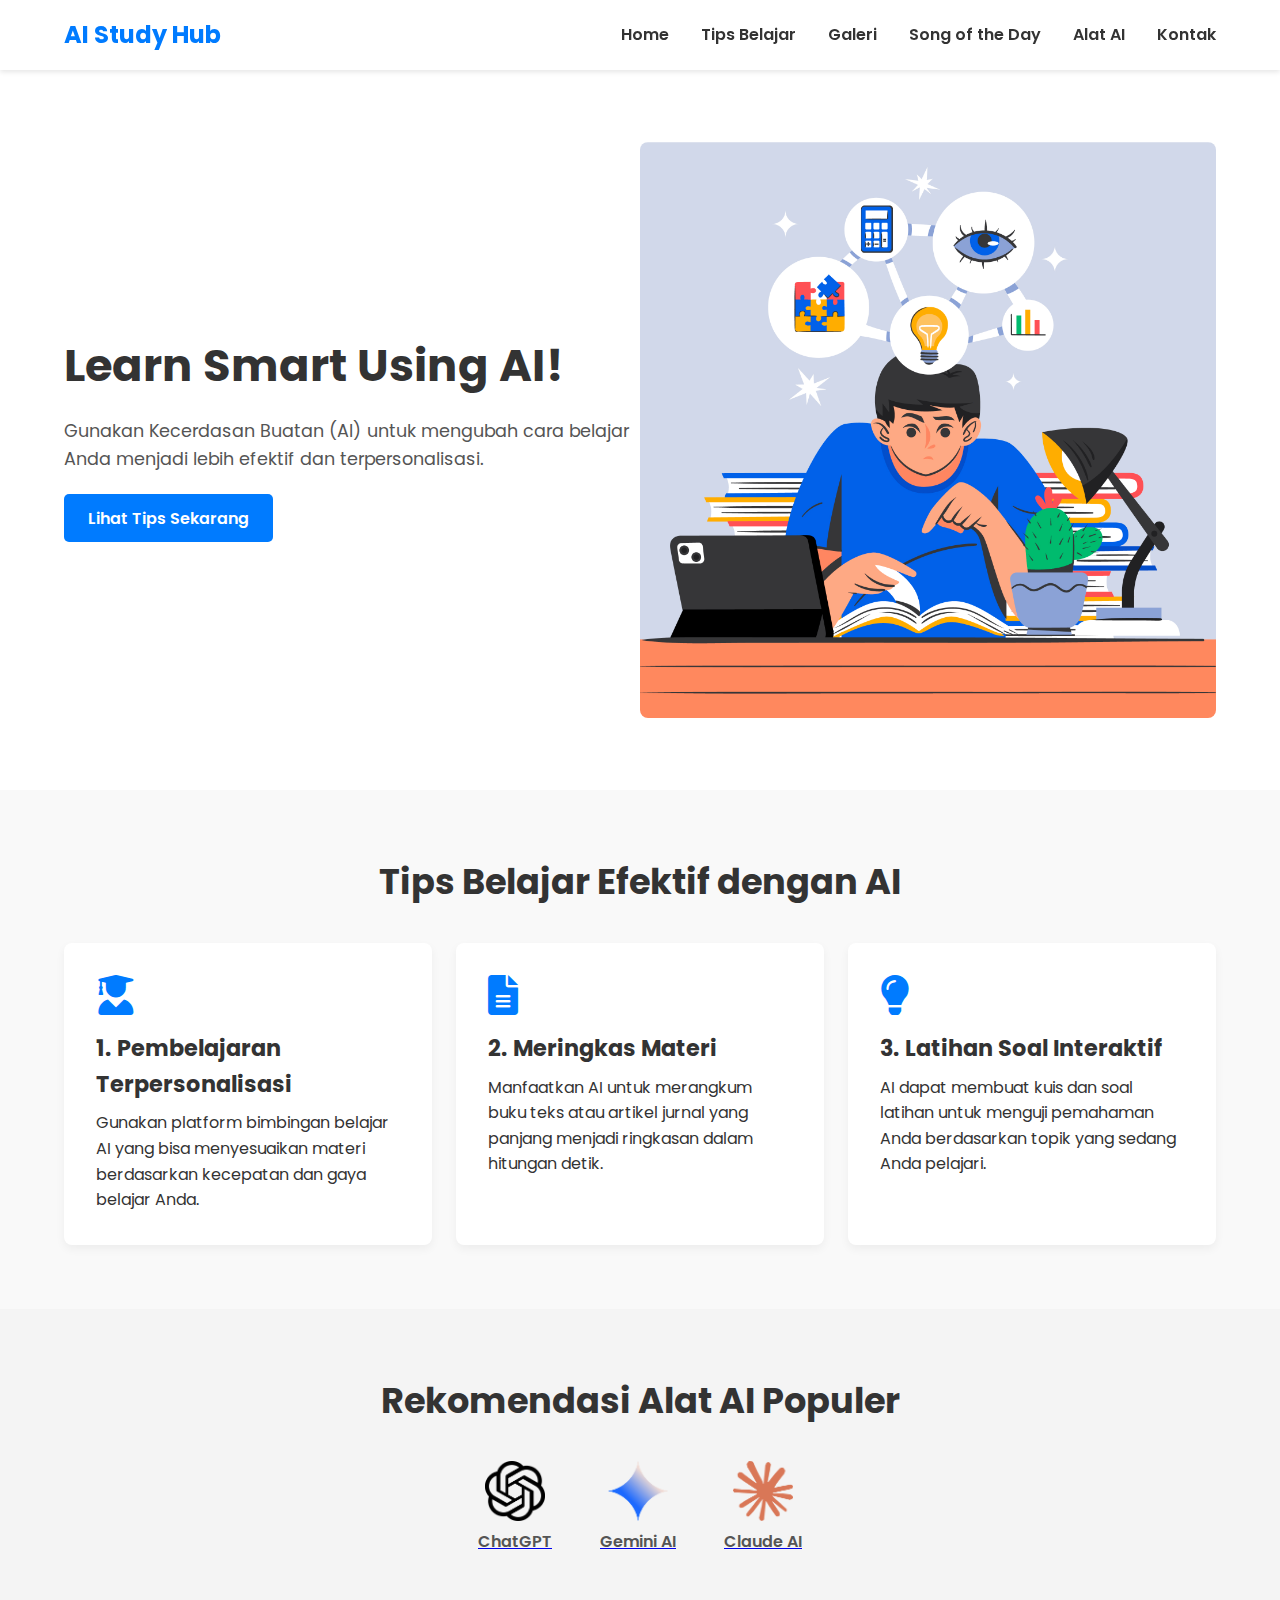
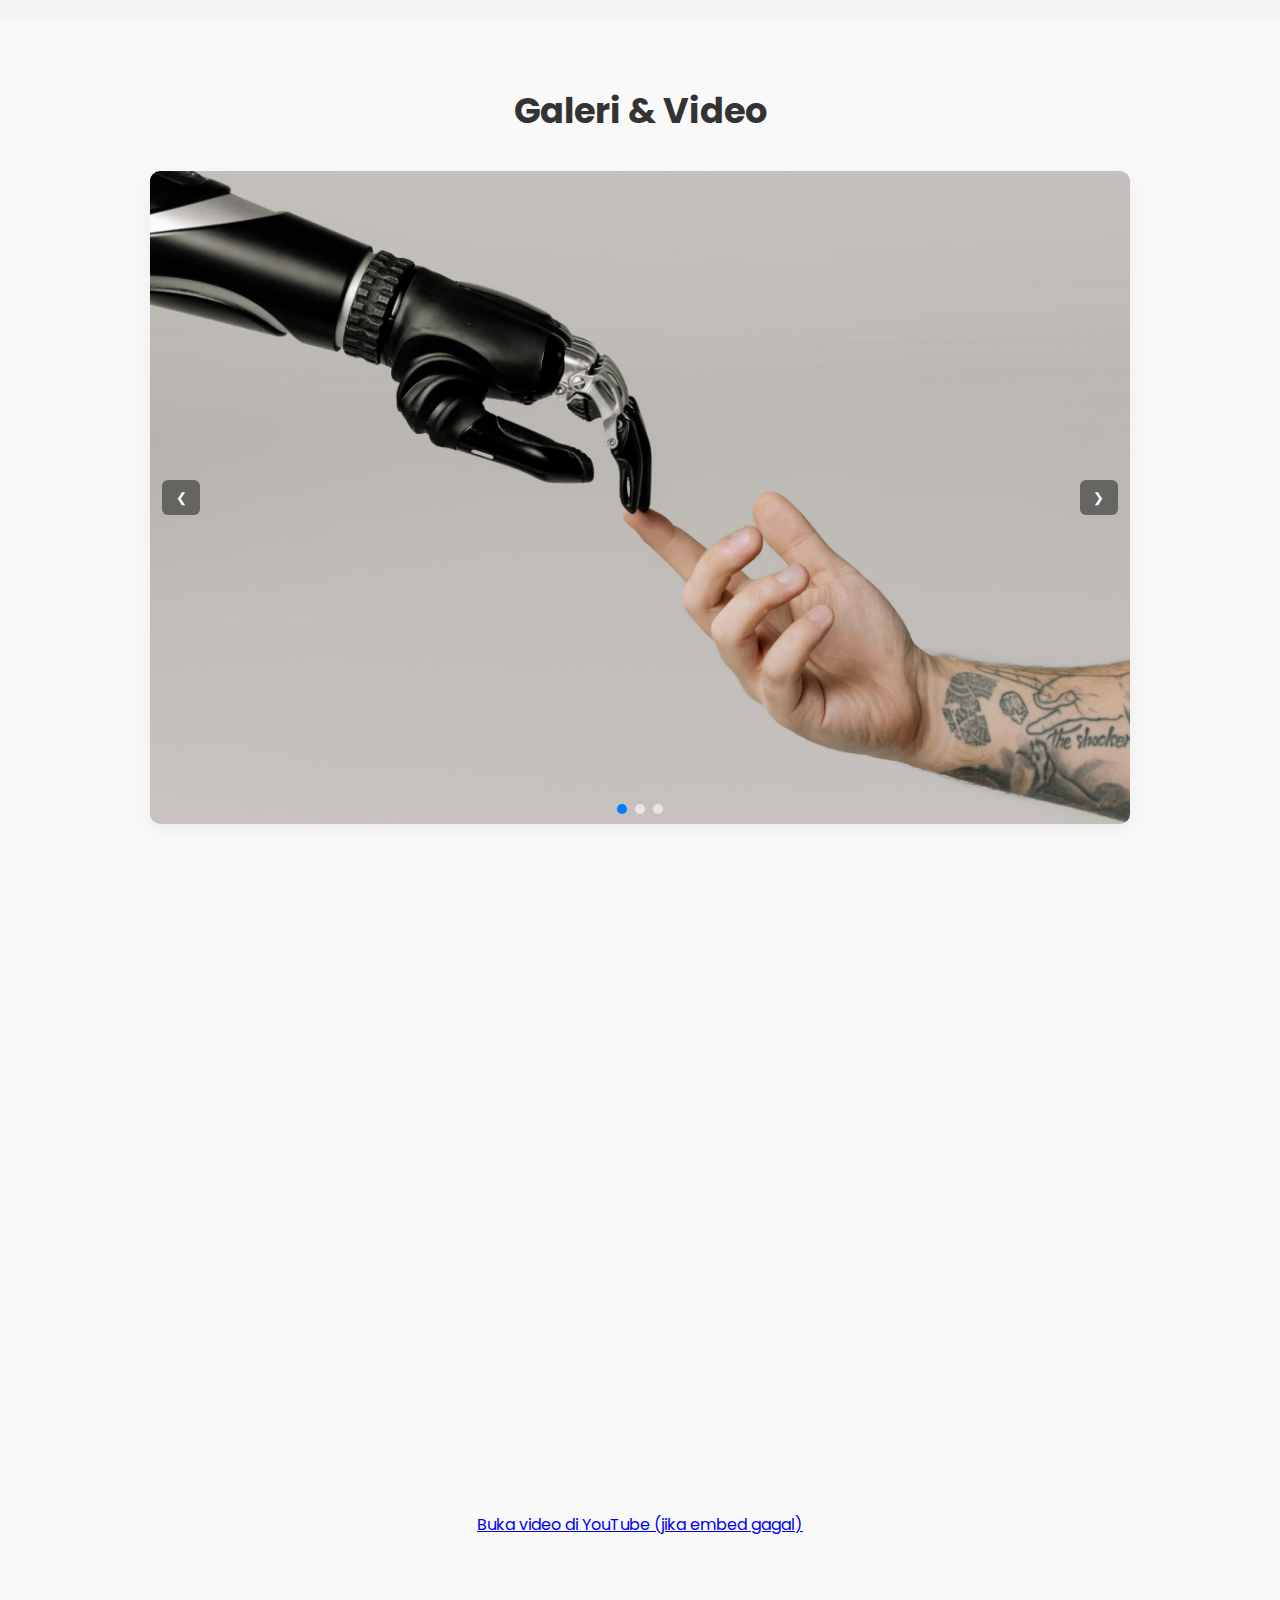
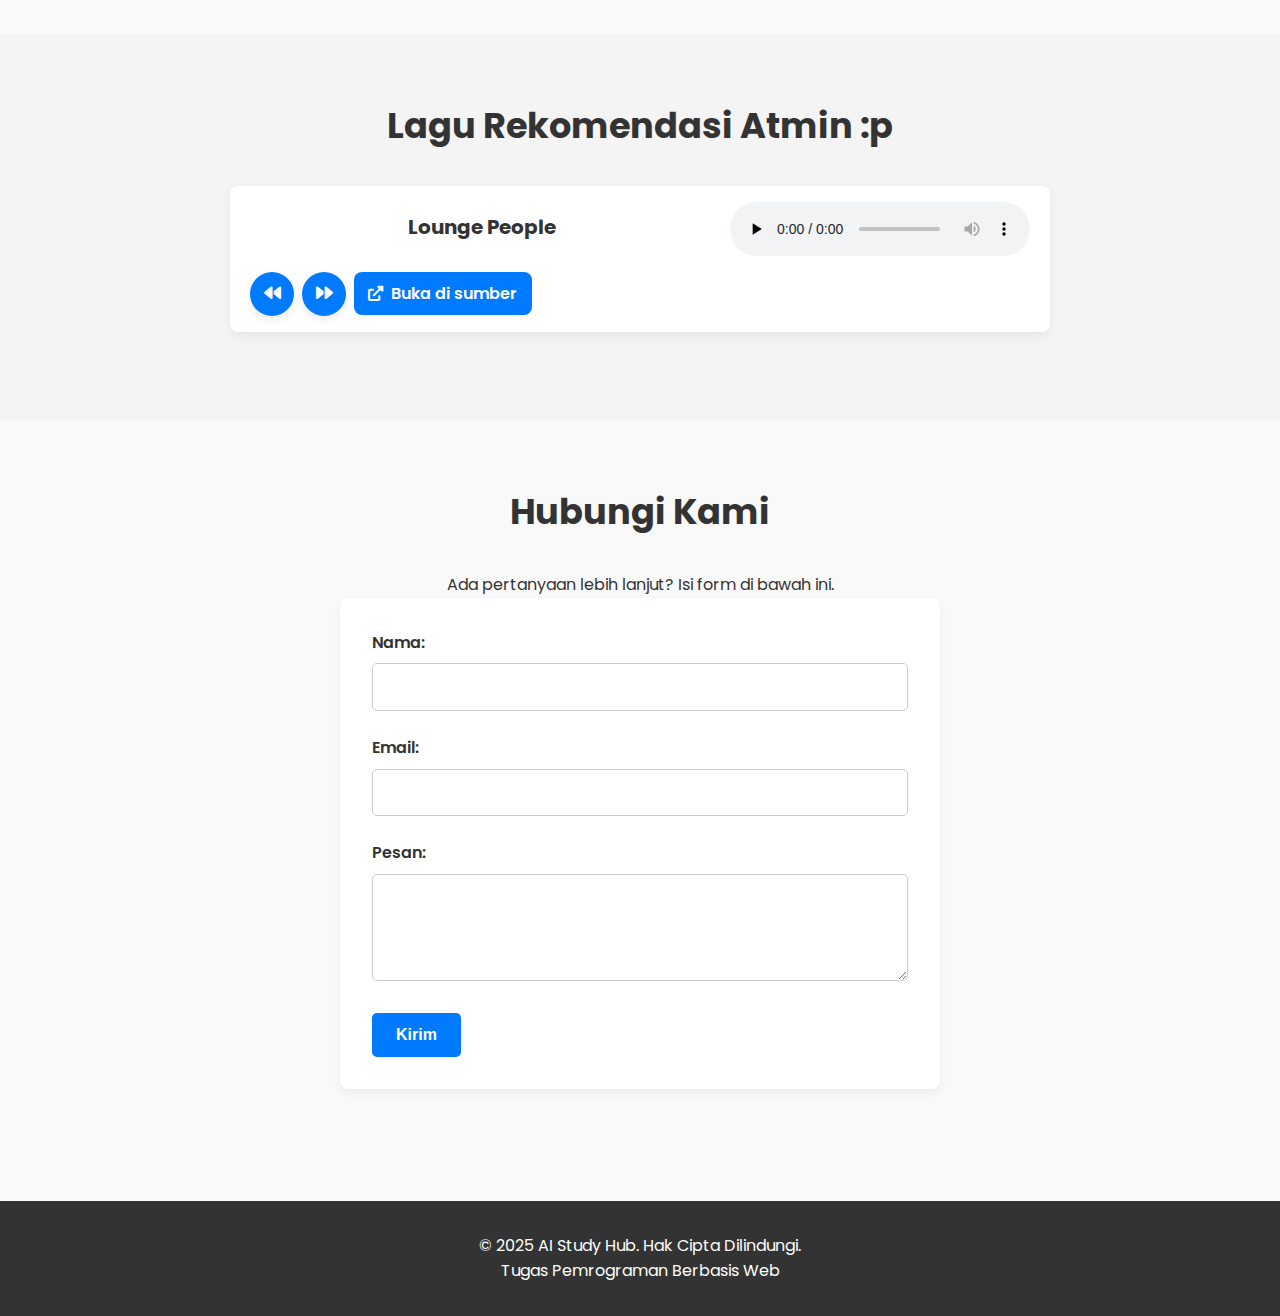
<file: index.html>
<!DOCTYPE html>
<html lang="id">
<head>
    <meta charset="UTF-8">
    <meta name="viewport" content="width=device-width, initial-scale=1.0">
    <title>AI Study Hub - Tips Belajar Efektif</title>

    <link rel="stylesheet" href="style.css">
    
    <link rel="preconnect" href="https://fonts.googleapis.com">
    <link rel="preconnect" href="https://fonts.gstatic.com" crossorigin>
    <link href="https://fonts.googleapis.com/css2?family=Poppins:wght@400;600;700&display=swap" rel="stylesheet">
    
    <link rel="stylesheet" href="https://cdnjs.cloudflare.com/ajax/libs/font-awesome/6.0.0-beta3/css/all.min.css">
</head>
<body>

    <header>
        <nav class="navbar">
            <div class="logo">AI Study Hub</div>
            <ul class="nav-links" id="navLinks">
                <li><a href="#hero">Home</a></li>
                <li><a href="#tips">Tips Belajar</a></li>
                <li><a href="#gallery">Galeri</a></li>
                <li><a href="#sotd">Song of the Day</a></li>
                <li><a href="#tools">Alat AI</a></li>
                <li><a href="#contact">Kontak</a></li>
            </ul>
            <div class="menu-icon" id="menuIcon">
                <i class="fas fa-bars"></i>
            </div>
        </nav>
    </header>

    <main>
        <section id="hero" class="hero-section">
            <div class="hero-content">
                <h1>Learn Smart Using AI!</h1>
                <p>Gunakan Kecerdasan Buatan (AI) untuk mengubah cara belajar Anda menjadi lebih efektif dan terpersonalisasi.</p>
                <a href="#tips" class="cta-button">Lihat Tips Sekarang</a>
            </div>
            <div class="hero-image">
                <img src="Gambar/Orang%20lagi%20belajar.jpg" alt="Orang sedang belajar" loading="lazy">
            </div>
        </section>

        <section id="tips" class="content-section">
            <h2>Tips Belajar Efektif dengan AI</h2>
            <div class="tips-container">
                <div class="tip-card">
                    <i class="fas fa-user-graduate icon"></i>
                    <h3>1. Pembelajaran Terpersonalisasi</h3>
                    <p>Gunakan platform bimbingan belajar AI yang bisa menyesuaikan materi berdasarkan kecepatan dan gaya belajar Anda.</p>
                </div>
                <div class="tip-card">
                    <i class="fas fa-file-alt icon"></i>
                    <h3>2. Meringkas Materi</h3>
                    <p>Manfaatkan AI untuk merangkum buku teks atau artikel jurnal yang panjang menjadi ringkasan dalam hitungan detik.</p>
                </div>
                <div class="tip-card">
                    <i class="fas fa-lightbulb icon"></i>
                    <h3>3. Latihan Soal Interaktif</h3>
                    <p>AI dapat membuat kuis dan soal latihan untuk menguji pemahaman Anda berdasarkan topik yang sedang Anda pelajari.</p>
                </div>
            </div>
        </section>

        <section id="tools" class="content-section gray-bg">
            <h2>Rekomendasi Alat AI Populer</h2>
            <div class="tools-container">
                <a class="tool-logo" href="https://chat.openai.com/" target="_blank" rel="noopener noreferrer" aria-label="Open ChatGPT (opens in new tab)">
                    <img src="Gambar/chatgpt-seeklogo.png" alt="Logo ChatGPT">
                    <span>ChatGPT</span>
                </a>
                <a class="tool-logo" href="https://gemini.google.com/" target="_blank" rel="noopener noreferrer" aria-label="Open Gemini AI (opens in new tab)">
                    <img src="Gambar/gemini-icon-seeklogo.png" alt="Logo Gemini AI">
                    <span>Gemini AI</span>
                </a>
                <a class="tool-logo" href="https://claude.ai/" target="_blank" rel="noopener noreferrer" aria-label="Open Claude AI (opens in new tab)">
                    <img src="Gambar/claude-seeklogo.png" alt="Logo Claude AI">
                    <span>Claude AI</span>
                </a>
            </div>
        </section>

        <section id="gallery" class="content-section">
            <h2>Galeri & Video</h2>

            <div class="carousel-container" aria-roledescription="carousel">
                <div class="carousel-track">
                    <div class="carousel-slide">
                        <img src="Gambar/pexels-cottonbro-6153354.jpg" alt="Siswa belajar di meja (pexels)" loading="lazy">
                    </div>
                    <div class="carousel-slide">
                        <img src="Gambar/pexels-ron-lach-9783353.jpg" alt="Belajar kelompok di ruang (pexels)" loading="lazy">
                    </div>
                    <div class="carousel-slide">
                        <img src="Gambar/pexels-tima-miroshnichenko-5428148.jpg" alt="Sertifikat atau bahan belajar (pexels)" loading="lazy">
                    </div>
                </div>
                <button class="carousel-btn prev" aria-label="Sebelumnya">&#10094;</button>
                <button class="carousel-btn next" aria-label="Berikutnya">&#10095;</button>
                <div class="carousel-dots" aria-hidden="true"></div>
            </div>

            <div class="video-container">
                <iframe
                    src="https://www.youtube-nocookie.com/embed/nVyD6THcvDQ?rel=0&modestbranding=1"
                    title="YouTube video player"
                    frameborder="0"
                    allow="accelerometer; autoplay; clipboard-write; encrypted-media; gyroscope; picture-in-picture; fullscreen"
                    allowfullscreen
                    referrerpolicy="no-referrer-when-downgrade"
                ></iframe>
                
                <p style="text-align:center; margin-top:.5rem;">
                    <a href="https://youtu.be/nVyD6THcvDQ?si=SZg96imEya8iLpUI" target="_blank" rel="noopener noreferrer">Buka video di YouTube (jika embed gagal)</a>
                </p>
            </div>
        </section>

        <section id="sotd" class="content-section gray-bg">
            <h2>Lagu Rekomendasi Atmin :p</h2>
            <div class="sotd-card">
                <div class="sotd-info">
                    <h3 id="sotd-title">Loading...</h3>
                    <p id="sotd-artist"></p>
                </div>
                <audio id="sotd-audio" controls preload="none">
                    Your browser does not support the audio element.
                </audio>
                <div class="sotd-controls">
                    <button id="sotd-prev" class="cta-button sotd-icon-btn" aria-label="Sebelumnya">
                        <i class="fas fa-backward" aria-hidden="true"></i>
                    </button>
                    <button id="sotd-next" class="cta-button sotd-icon-btn" aria-label="Berikutnya">
                        <i class="fas fa-forward" aria-hidden="true"></i>
                    </button>
                    <a id="sotd-link" href="#" target="_blank" rel="noopener noreferrer" class="cta-button sotd-link-btn">
                        <i class="fas fa-external-link-alt" aria-hidden="true"></i>
                        <span class="sotd-link-text">Buka di sumber</span>
                    </a>
                </div>
            </div>
        </section>

        <section id="contact" class="content-section">
            <h2>Hubungi Kami</h2>
            <p>Ada pertanyaan lebih lanjut? Isi form di bawah ini.</p>
            <form id="contactForm" class="contact-form">
                <div class="form-group">
                    <label for="name">Nama:</label>
                    <input type="text" id="name" name="name" required>
                </div>
                <div class="form-group">
                    <label for="email">Email:</label>
                    <input type="email" id="email" name="email" required>
                </div>
                <div class="form-group">
                    <label for="message">Pesan:</label>
                    <textarea id="message" name="message" rows="4"></textarea>
                </div>
                <button type="submit" class="cta-button">Kirim</button>
            </form>
            <p id="formMessage" class="form-message"></p>
        </section>
    </main>

    <footer class="footer">
        <p>&copy; 2025 AI Study Hub. Hak Cipta Dilindungi.</p>
        <p>Tugas Pemrograman Berbasis Web</p>
    </footer>

    <button id="backToTop" class="back-to-top" aria-label="Kembali ke atas">▲</button>

    <script src="script.js"></script>
</body>
</html>
</file>
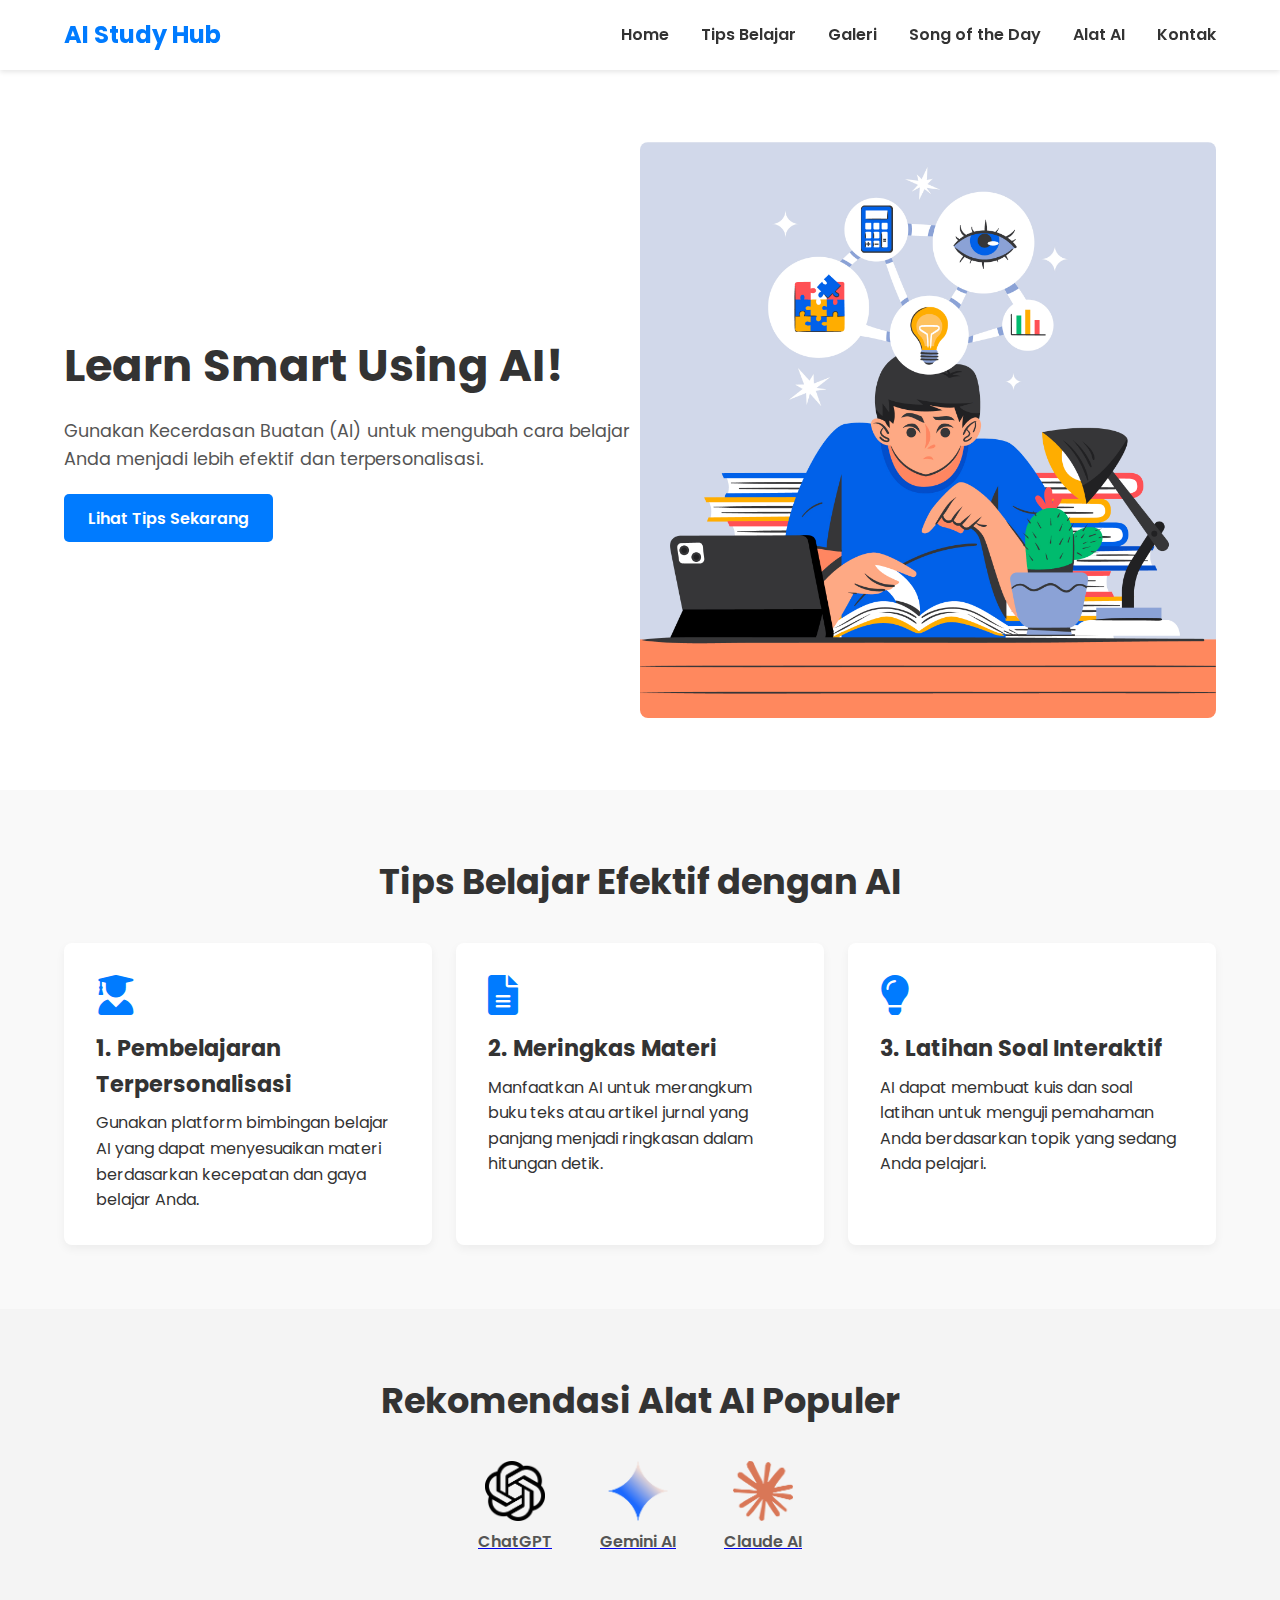
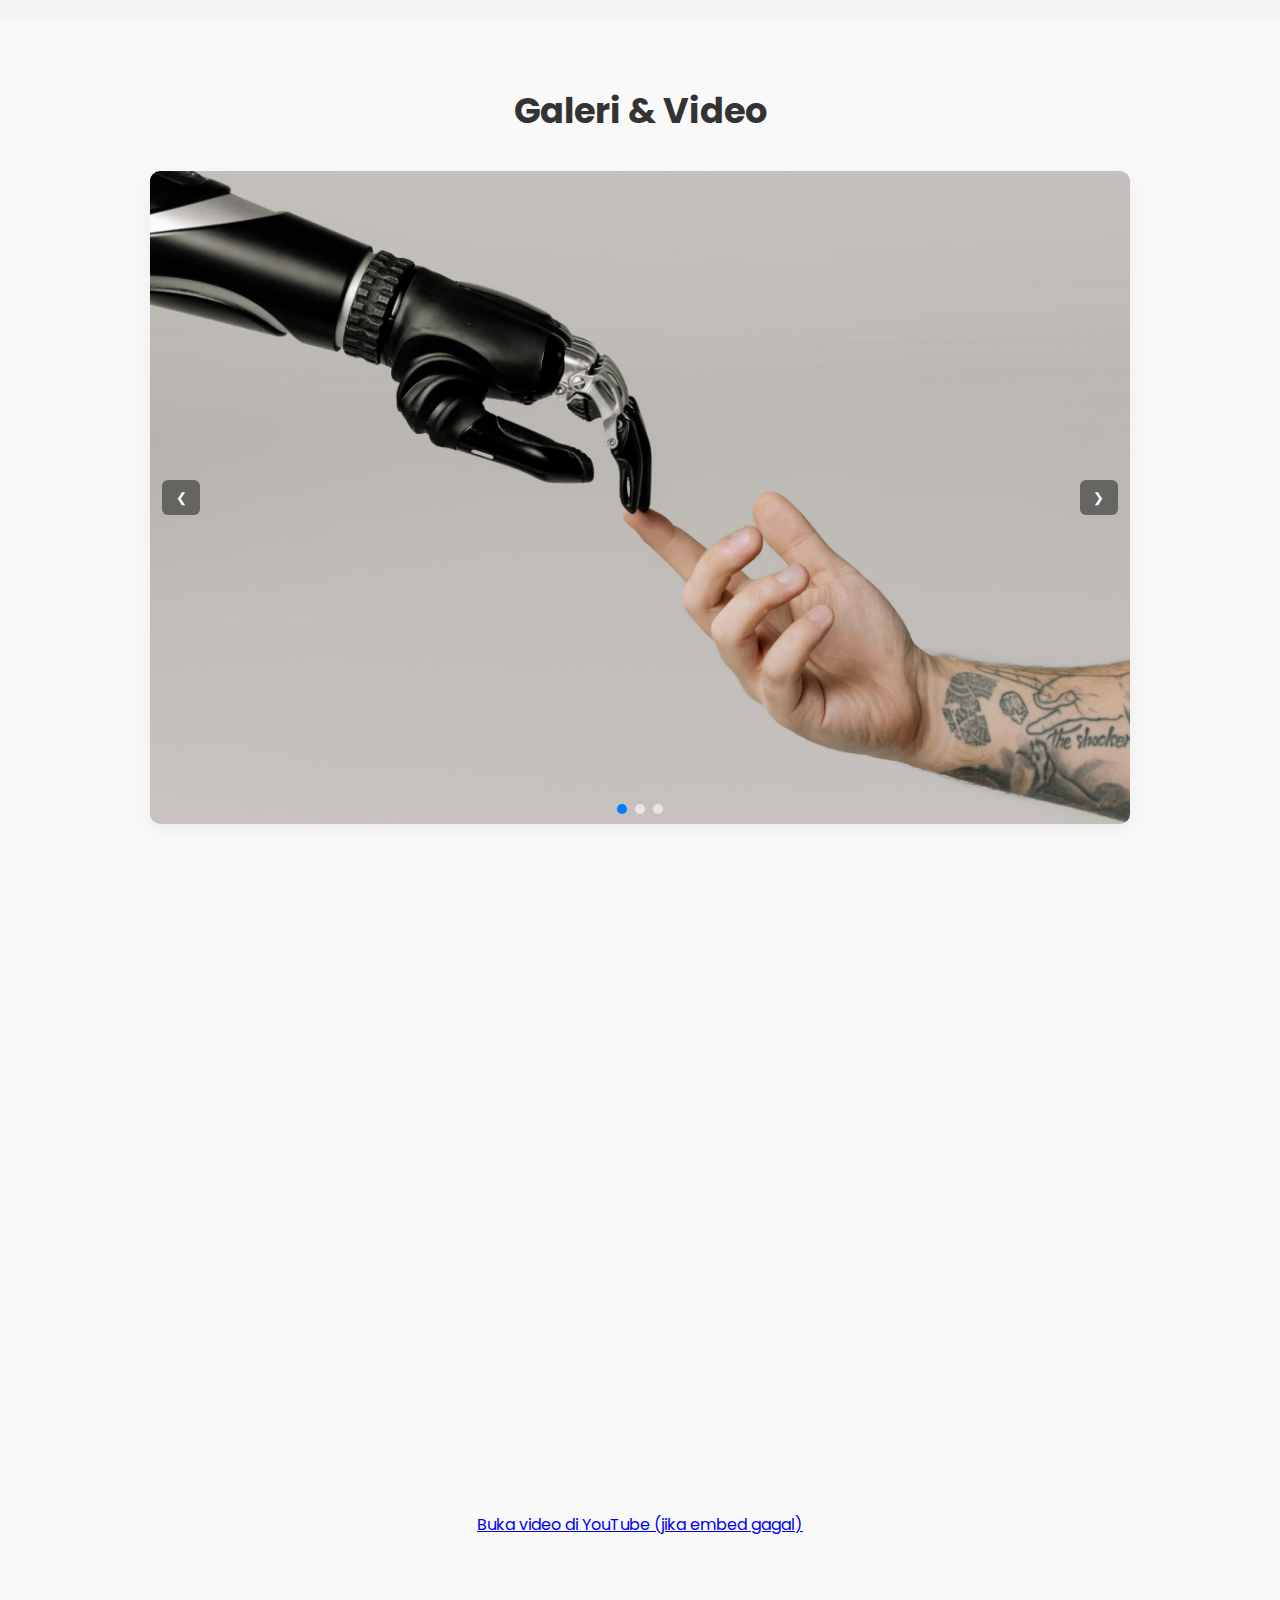
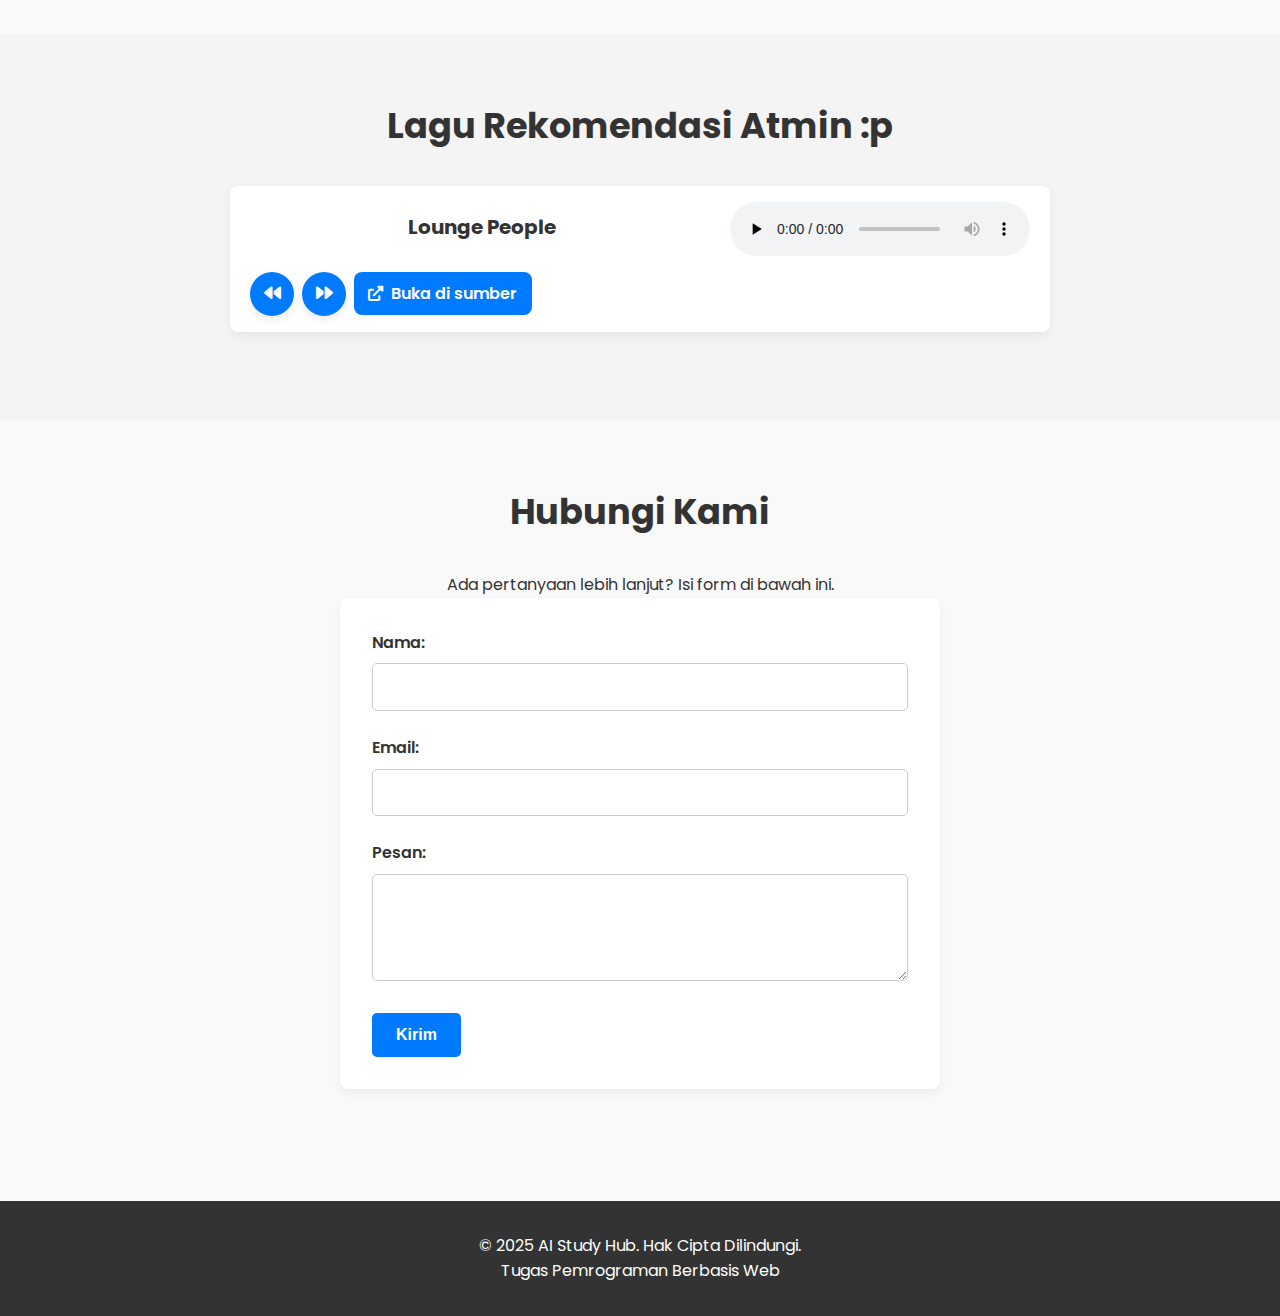
<file: Index.html>
<!DOCTYPE html>
<html lang="id">
<head>
    <meta charset="UTF-8">
    <meta name="viewport" content="width=device-width, initial-scale=1.0">
    <title>AI Study Hub - Tips Belajar Efektif</title>

    <link rel="stylesheet" href="style.css">
    
    <link rel="preconnect" href="https://fonts.googleapis.com">
    <link rel="preconnect" href="https://fonts.gstatic.com" crossorigin>
    <link href="https://fonts.googleapis.com/css2?family=Poppins:wght@400;600;700&display=swap" rel="stylesheet">
    
    <link rel="stylesheet" href="https://cdnjs.cloudflare.com/ajax/libs/font-awesome/6.0.0-beta3/css/all.min.css">
</head>
<body>

    <header>
        <nav class="navbar">
            <div class="logo">AI Study Hub</div>
            <ul class="nav-links" id="navLinks">
                <li><a href="#hero">Home</a></li>
                <li><a href="#tips">Tips Belajar</a></li>
                <li><a href="#gallery">Galeri</a></li>
                <li><a href="#sotd">Song of the Day</a></li>
                <li><a href="#tools">Alat AI</a></li>
                <li><a href="#contact">Kontak</a></li>
            </ul>
            <div class="menu-icon" id="menuIcon">
                <i class="fas fa-bars"></i>
            </div>
        </nav>
    </header>

    <main>
        <section id="hero" class="hero-section">
            <div class="hero-content">
                <h1>Learn Smart Using AI!</h1>
                <p>Gunakan Kecerdasan Buatan (AI) untuk mengubah cara belajar Anda menjadi lebih efektif dan terpersonalisasi.</p>
                <a href="#tips" class="cta-button">Lihat Tips Sekarang</a>
            </div>
            <div class="hero-image">
                <img src="Gambar/Orang%20lagi%20belajar.jpg" alt="Orang sedang belajar" loading="lazy">
            </div>
        </section>

        <section id="tips" class="content-section">
            <h2>Tips Belajar Efektif dengan AI</h2>
            <div class="tips-container">
                <div class="tip-card">
                    <i class="fas fa-user-graduate icon"></i>
                    <h3>1. Pembelajaran Terpersonalisasi</h3>
                    <p>Gunakan platform bimbingan belajar AI yang dapat menyesuaikan materi berdasarkan kecepatan dan gaya belajar Anda.</p>
                </div>
                <div class="tip-card">
                    <i class="fas fa-file-alt icon"></i>
                    <h3>2. Meringkas Materi</h3>
                    <p>Manfaatkan AI untuk merangkum buku teks atau artikel jurnal yang panjang menjadi ringkasan dalam hitungan detik.</p>
                </div>
                <div class="tip-card">
                    <i class="fas fa-lightbulb icon"></i>
                    <h3>3. Latihan Soal Interaktif</h3>
                    <p>AI dapat membuat kuis dan soal latihan untuk menguji pemahaman Anda berdasarkan topik yang sedang Anda pelajari.</p>
                </div>
            </div>
        </section>

        <section id="tools" class="content-section gray-bg">
            <h2>Rekomendasi Alat AI Populer</h2>
            <div class="tools-container">
                <a class="tool-logo" href="https://chat.openai.com/" target="_blank" rel="noopener noreferrer" aria-label="Open ChatGPT (opens in new tab)">
                    <img src="Gambar/chatgpt-seeklogo.png" alt="Logo ChatGPT">
                    <span>ChatGPT</span>
                </a>
                <a class="tool-logo" href="https://gemini.google.com/" target="_blank" rel="noopener noreferrer" aria-label="Open Gemini AI (opens in new tab)">
                    <img src="Gambar/gemini-icon-seeklogo.png" alt="Logo Gemini AI">
                    <span>Gemini AI</span>
                </a>
                <a class="tool-logo" href="https://claude.ai/" target="_blank" rel="noopener noreferrer" aria-label="Open Claude AI (opens in new tab)">
                    <img src="Gambar/claude-seeklogo.png" alt="Logo Claude AI">
                    <span>Claude AI</span>
                </a>
            </div>
        </section>

        <section id="gallery" class="content-section">
            <h2>Galeri & Video</h2>

            <div class="carousel-container" aria-roledescription="carousel">
                <div class="carousel-track">
                    <div class="carousel-slide">
                        <img src="Gambar/pexels-cottonbro-6153354.jpg" alt="Siswa belajar di meja (pexels)" loading="lazy">
                    </div>
                    <div class="carousel-slide">
                        <img src="Gambar/pexels-ron-lach-9783353.jpg" alt="Belajar kelompok di ruang (pexels)" loading="lazy">
                    </div>
                    <div class="carousel-slide">
                        <img src="Gambar/pexels-tima-miroshnichenko-5428148.jpg" alt="Sertifikat atau bahan belajar (pexels)" loading="lazy">
                    </div>
                </div>
                <button class="carousel-btn prev" aria-label="Sebelumnya">&#10094;</button>
                <button class="carousel-btn next" aria-label="Berikutnya">&#10095;</button>
                <div class="carousel-dots" aria-hidden="true"></div>
            </div>

            <div class="video-container">
                <iframe
                    src="https://www.youtube-nocookie.com/embed/nVyD6THcvDQ?rel=0&modestbranding=1"
                    title="YouTube video player"
                    frameborder="0"
                    allow="accelerometer; autoplay; clipboard-write; encrypted-media; gyroscope; picture-in-picture; fullscreen"
                    allowfullscreen
                    referrerpolicy="no-referrer-when-downgrade"
                ></iframe>
                
                <p style="text-align:center; margin-top:.5rem;">
                    <a href="https://youtu.be/nVyD6THcvDQ?si=SZg96imEya8iLpUI" target="_blank" rel="noopener noreferrer">Buka video di YouTube (jika embed gagal)</a>
                </p>
            </div>
        </section>

        <section id="sotd" class="content-section gray-bg">
            <h2>Lagu Rekomendasi Atmin :p</h2>
            <div class="sotd-card">
                <div class="sotd-info">
                    <h3 id="sotd-title">Loading...</h3>
                    <p id="sotd-artist"></p>
                </div>
                <audio id="sotd-audio" controls preload="none">
                    Your browser does not support the audio element.
                </audio>
                <div class="sotd-controls">
                    <button id="sotd-prev" class="cta-button sotd-icon-btn" aria-label="Sebelumnya">
                        <i class="fas fa-backward" aria-hidden="true"></i>
                    </button>
                    <button id="sotd-next" class="cta-button sotd-icon-btn" aria-label="Berikutnya">
                        <i class="fas fa-forward" aria-hidden="true"></i>
                    </button>
                    <a id="sotd-link" href="#" target="_blank" rel="noopener noreferrer" class="cta-button sotd-link-btn">
                        <i class="fas fa-external-link-alt" aria-hidden="true"></i>
                        <span class="sotd-link-text">Buka di sumber</span>
                    </a>
                </div>
            </div>
        </section>

        <section id="contact" class="content-section">
            <h2>Hubungi Kami</h2>
            <p>Ada pertanyaan lebih lanjut? Isi form di bawah ini.</p>
            <form id="contactForm" class="contact-form">
                <div class="form-group">
                    <label for="name">Nama:</label>
                    <input type="text" id="name" name="name" required>
                </div>
                <div class="form-group">
                    <label for="email">Email:</label>
                    <input type="email" id="email" name="email" required>
                </div>
                <div class="form-group">
                    <label for="message">Pesan:</label>
                    <textarea id="message" name="message" rows="4"></textarea>
                </div>
                <button type="submit" class="cta-button">Kirim</button>
            </form>
            <p id="formMessage" class="form-message"></p>
        </section>
    </main>

    <footer class="footer">
        <p>&copy; 2025 AI Study Hub. Hak Cipta Dilindungi.</p>
        <p>Tugas Pemrograman Berbasis Web</p>
    </footer>

    <button id="backToTop" class="back-to-top" aria-label="Kembali ke atas">▲</button>

    <script src="script.js"></script>
</body>
</html>
</file>
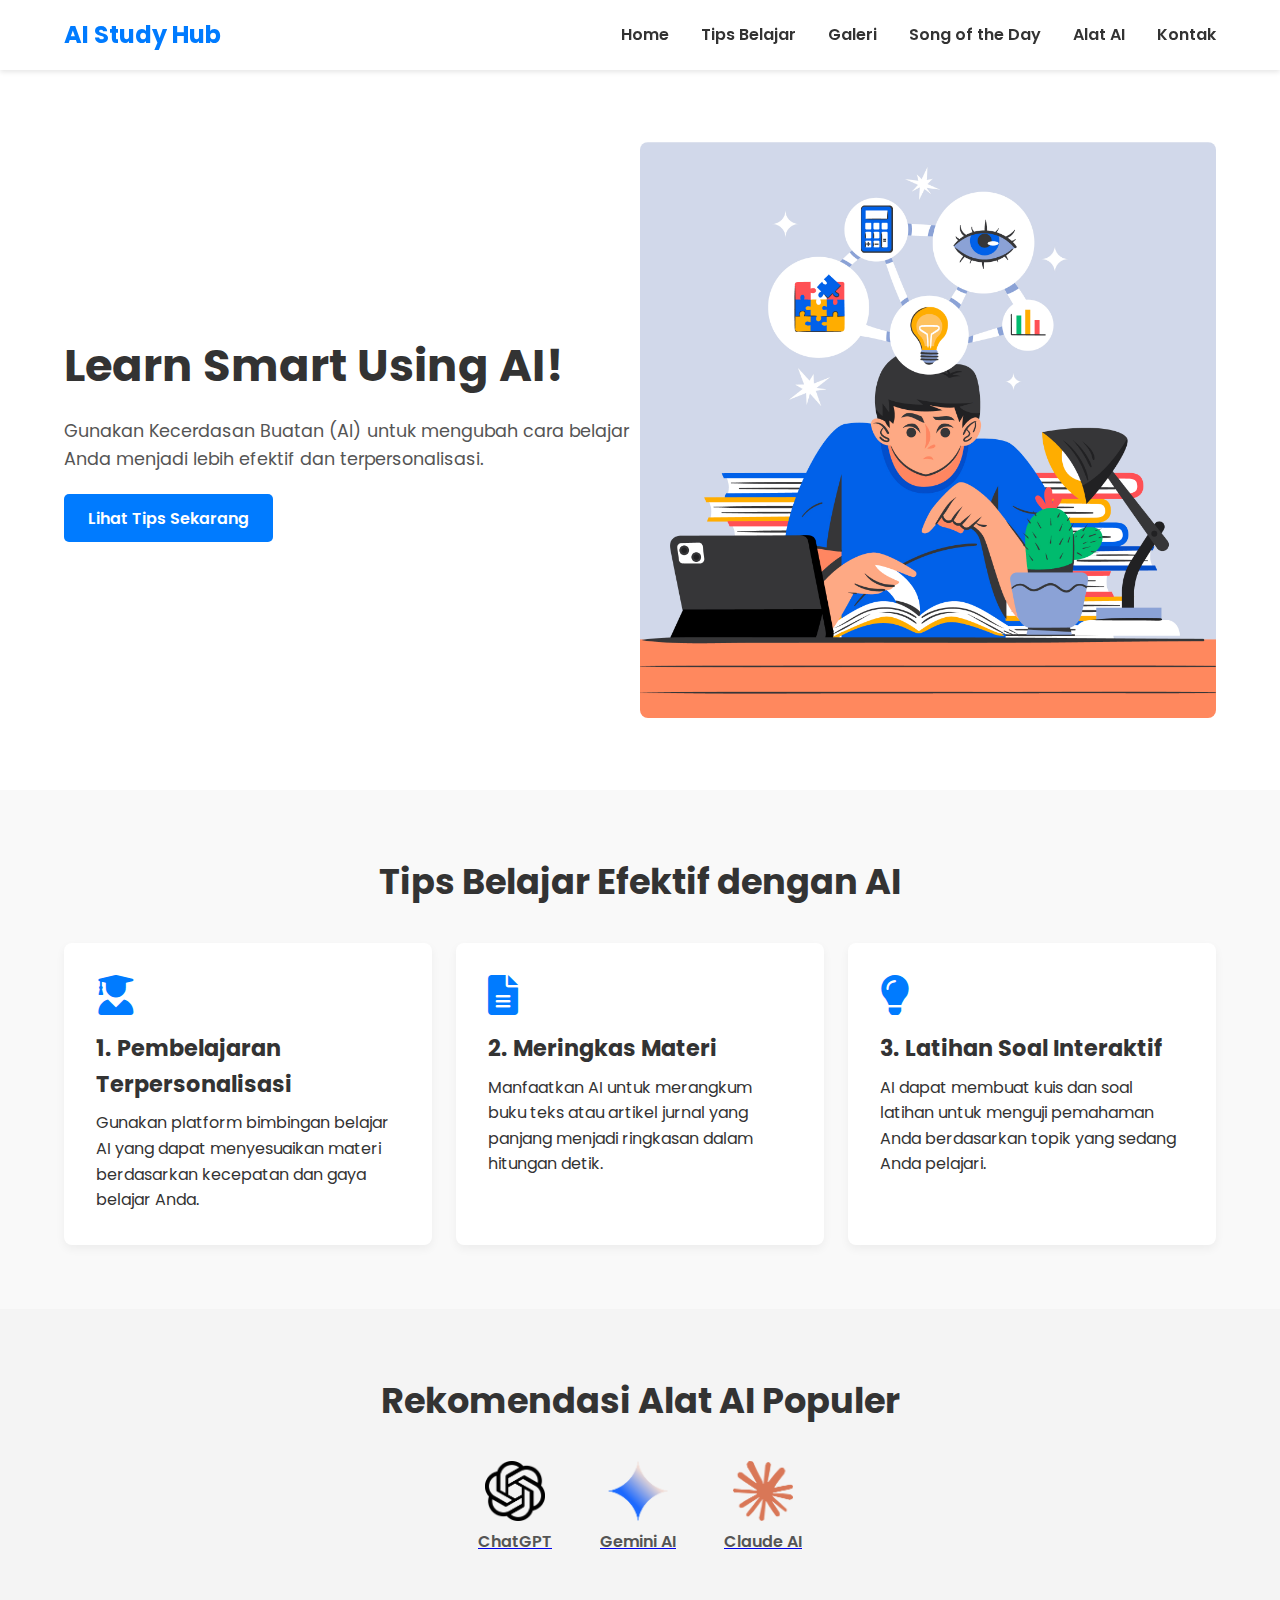
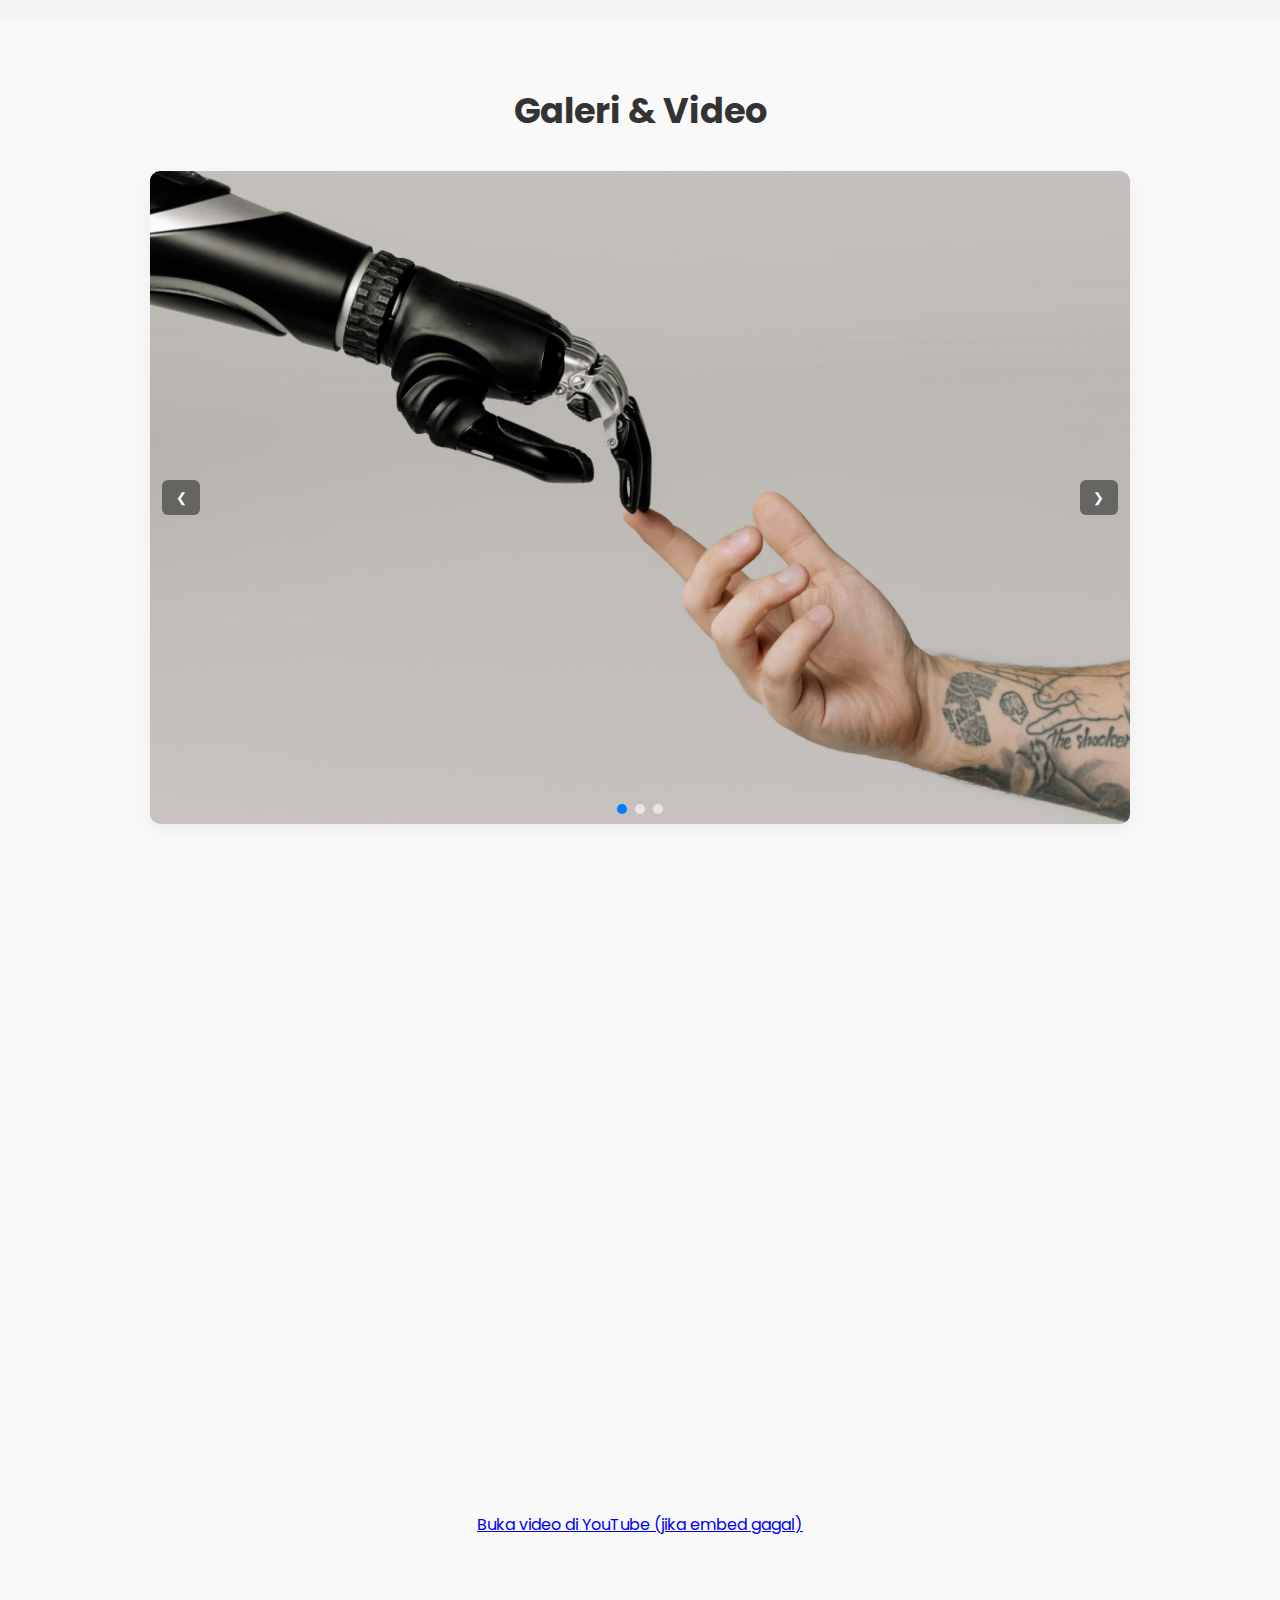
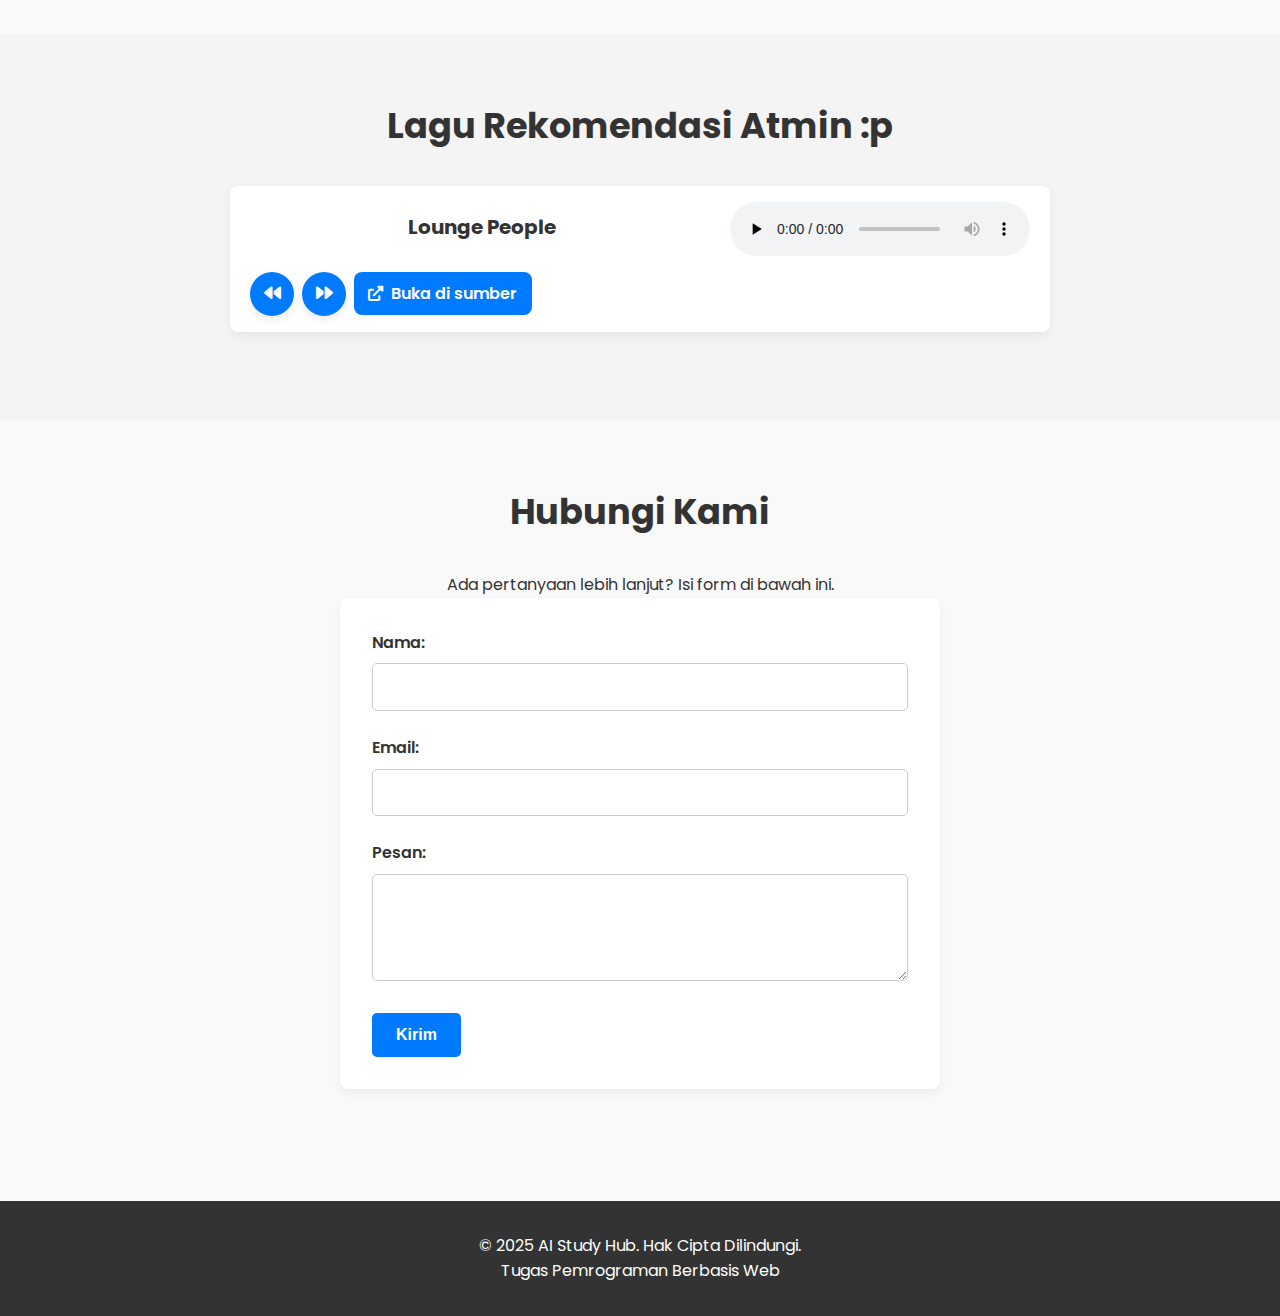
<file: Tugas_PBW/Indeks.html>
<!DOCTYPE html>
<html lang="id">
<head>
    <meta charset="UTF-8">
    <meta name="viewport" content="width=device-width, initial-scale=1.0">
    <title>AI Study Hub - Tips Belajar Efektif</title>

    <link rel="stylesheet" href="style.css">
    
    <link rel="preconnect" href="https://fonts.googleapis.com">
    <link rel="preconnect" href="https://fonts.gstatic.com" crossorigin>
    <link href="https://fonts.googleapis.com/css2?family=Poppins:wght@400;600;700&display=swap" rel="stylesheet">
    
    <link rel="stylesheet" href="https://cdnjs.cloudflare.com/ajax/libs/font-awesome/6.0.0-beta3/css/all.min.css">
</head>
<body>

    <header>
        <nav class="navbar">
            <div class="logo">AI Study Hub</div>
            <ul class="nav-links" id="navLinks">
                <li><a href="#hero">Home</a></li>
                <li><a href="#tips">Tips Belajar</a></li>
                <li><a href="#gallery">Galeri</a></li>
                <li><a href="#sotd">Song of the Day</a></li>
                <li><a href="#tools">Alat AI</a></li>
                <li><a href="#contact">Kontak</a></li>
            </ul>
            <div class="menu-icon" id="menuIcon">
                <i class="fas fa-bars"></i>
            </div>
        </nav>
    </header>

    <main>
        <section id="hero" class="hero-section">
            <div class="hero-content">
                <h1>Learn Smart Using AI!</h1>
                <p>Gunakan Kecerdasan Buatan (AI) untuk mengubah cara belajar Anda menjadi lebih efektif dan terpersonalisasi.</p>
                <a href="#tips" class="cta-button">Lihat Tips Sekarang</a>
            </div>
            <div class="hero-image">
                <img src="Gambar/Orang%20lagi%20belajar.jpg" alt="Orang sedang belajar" loading="lazy">
            </div>
        </section>

        <section id="tips" class="content-section">
            <h2>Tips Belajar Efektif dengan AI</h2>
            <div class="tips-container">
                <div class="tip-card">
                    <i class="fas fa-user-graduate icon"></i>
                    <h3>1. Pembelajaran Terpersonalisasi</h3>
                    <p>Gunakan platform bimbingan belajar AI yang dapat menyesuaikan materi berdasarkan kecepatan dan gaya belajar Anda.</p>
                </div>
                <div class="tip-card">
                    <i class="fas fa-file-alt icon"></i>
                    <h3>2. Meringkas Materi</h3>
                    <p>Manfaatkan AI untuk merangkum buku teks atau artikel jurnal yang panjang menjadi ringkasan dalam hitungan detik.</p>
                </div>
                <div class="tip-card">
                    <i class="fas fa-lightbulb icon"></i>
                    <h3>3. Latihan Soal Interaktif</h3>
                    <p>AI dapat membuat kuis dan soal latihan untuk menguji pemahaman Anda berdasarkan topik yang sedang Anda pelajari.</p>
                </div>
            </div>
        </section>

        <section id="tools" class="content-section gray-bg">
            <h2>Rekomendasi Alat AI Populer</h2>
            <div class="tools-container">
                <a class="tool-logo" href="https://chat.openai.com/" target="_blank" rel="noopener noreferrer" aria-label="Open ChatGPT (opens in new tab)">
                    <img src="Gambar/chatgpt-seeklogo.png" alt="Logo ChatGPT">
                    <span>ChatGPT</span>
                </a>
                <a class="tool-logo" href="https://gemini.google.com/" target="_blank" rel="noopener noreferrer" aria-label="Open Gemini AI (opens in new tab)">
                    <img src="Gambar/gemini-icon-seeklogo.png" alt="Logo Gemini AI">
                    <span>Gemini AI</span>
                </a>
                <a class="tool-logo" href="https://claude.ai/" target="_blank" rel="noopener noreferrer" aria-label="Open Claude AI (opens in new tab)">
                    <img src="Gambar/claude-seeklogo.png" alt="Logo Claude AI">
                    <span>Claude AI</span>
                </a>
            </div>
        </section>

        <section id="gallery" class="content-section">
            <h2>Galeri & Video</h2>

            <div class="carousel-container" aria-roledescription="carousel">
                <div class="carousel-track">
                    <div class="carousel-slide">
                        <img src="Gambar/pexels-cottonbro-6153354.jpg" alt="Siswa belajar di meja (pexels)" loading="lazy">
                    </div>
                    <div class="carousel-slide">
                        <img src="Gambar/pexels-ron-lach-9783353.jpg" alt="Belajar kelompok di ruang (pexels)" loading="lazy">
                    </div>
                    <div class="carousel-slide">
                        <img src="Gambar/pexels-tima-miroshnichenko-5428148.jpg" alt="Sertifikat atau bahan belajar (pexels)" loading="lazy">
                    </div>
                </div>
                <button class="carousel-btn prev" aria-label="Sebelumnya">&#10094;</button>
                <button class="carousel-btn next" aria-label="Berikutnya">&#10095;</button>
                <div class="carousel-dots" aria-hidden="true"></div>
            </div>

            <div class="video-container">
                <iframe
                    src="https://www.youtube-nocookie.com/embed/nVyD6THcvDQ?rel=0&modestbranding=1"
                    title="YouTube video player"
                    frameborder="0"
                    allow="accelerometer; autoplay; clipboard-write; encrypted-media; gyroscope; picture-in-picture; fullscreen"
                    allowfullscreen
                    referrerpolicy="no-referrer-when-downgrade"
                ></iframe>
                
                <p style="text-align:center; margin-top:.5rem;">
                    <a href="https://youtu.be/nVyD6THcvDQ?si=SZg96imEya8iLpUI" target="_blank" rel="noopener noreferrer">Buka video di YouTube (jika embed gagal)</a>
                </p>
            </div>
        </section>

        <section id="sotd" class="content-section gray-bg">
            <h2>Lagu Rekomendasi Atmin :p</h2>
            <div class="sotd-card">
                <div class="sotd-info">
                    <h3 id="sotd-title">Loading...</h3>
                    <p id="sotd-artist"></p>
                </div>
                <audio id="sotd-audio" controls preload="none">
                    Your browser does not support the audio element.
                </audio>
                <div class="sotd-controls">
                    <button id="sotd-prev" class="cta-button sotd-icon-btn" aria-label="Sebelumnya">
                        <i class="fas fa-backward" aria-hidden="true"></i>
                    </button>
                    <button id="sotd-next" class="cta-button sotd-icon-btn" aria-label="Berikutnya">
                        <i class="fas fa-forward" aria-hidden="true"></i>
                    </button>
                    <a id="sotd-link" href="#" target="_blank" rel="noopener noreferrer" class="cta-button sotd-link-btn">
                        <i class="fas fa-external-link-alt" aria-hidden="true"></i>
                        <span class="sotd-link-text">Buka di sumber</span>
                    </a>
                </div>
            </div>
        </section>

        <section id="contact" class="content-section">
            <h2>Hubungi Kami</h2>
            <p>Ada pertanyaan lebih lanjut? Isi form di bawah ini.</p>
            <form id="contactForm" class="contact-form">
                <div class="form-group">
                    <label for="name">Nama:</label>
                    <input type="text" id="name" name="name" required>
                </div>
                <div class="form-group">
                    <label for="email">Email:</label>
                    <input type="email" id="email" name="email" required>
                </div>
                <div class="form-group">
                    <label for="message">Pesan:</label>
                    <textarea id="message" name="message" rows="4"></textarea>
                </div>
                <button type="submit" class="cta-button">Kirim</button>
            </form>
            <p id="formMessage" class="form-message"></p>
        </section>
    </main>

    <footer class="footer">
        <p>&copy; 2025 AI Study Hub. Hak Cipta Dilindungi.</p>
        <p>Tugas Pemrograman Berbasis Web</p>
    </footer>

    <button id="backToTop" class="back-to-top" aria-label="Kembali ke atas">▲</button>

    <script src="script.js"></script>
</body>
</html>
</file>
<file: style.css>
* {
    margin: 0;
    padding: 0;
    box-sizing: border-box;
}

body {
    font-family: 'Poppins', sans-serif;
    line-height: 1.6;
    background-color: #f9f9f9;
    color: #333;
}

html { scroll-behavior: smooth; }

:root {
    --primary-color: #007bff;
    --secondary-color: #f4f4f4;
    --dark-color: #333;
    --light-color: #fff;
    --text-color: #555;
}

.navbar {
    display: flex;
    justify-content: space-between;
    align-items: center;
    background-color: var(--light-color);
    padding: 1rem 5%;
    box-shadow: 0 2px 5px rgba(0,0,0,0.1);
    position: sticky;
    top: 0;
    z-index: 1000;
}

.logo {
    font-size: 1.5rem;
    font-weight: 700;
    color: var(--primary-color);
}

.nav-links {
    display: flex;
    list-style: none;
}

.nav-links li {
    margin-left: 2rem;
}

.nav-links a {
    text-decoration: none;
    color: var(--dark-color);
    font-weight: 600;
    transition: color 0.3s ease;
}

.nav-links a:hover { color: var(--primary-color); }

.menu-icon { display: none; font-size: 1.8rem; cursor: pointer; }

.footer {
    background-color: var(--dark-color);
    color: var(--light-color);
    text-align: center;
    padding: 2rem 1rem;
    margin-top: 2rem;
}

.hero-section {
    min-height: 80vh;
    display: flex;
    align-items: center;
    justify-content: space-between;
    padding: 2rem 5%;
    background-color: var(--light-color);
}

.hero-content { flex: 1; max-width: 50%; }

.hero-content h1 { font-size: 2.8rem; color: var(--dark-color); margin-bottom: 1rem; }

.hero-content p { font-size: 1.1rem; color: var(--text-color); margin-bottom: 2rem; }

.hero-image { flex: 1; display: flex; align-items: center; justify-content: center; text-align: center; }

.hero-image img {
    display: block;
    width: min(55vw, 700px);
    height: auto;
    max-height: 70vh;
    object-fit: cover;
    border-radius: 8px;
    transition: width 200ms ease, max-height 200ms ease, transform 160ms ease;
    will-change: width, max-height, transform;
}

@media (min-width: 1200px) { .hero-image img { width: min(45vw, 900px); } }

@media (max-width: 992px) { .hero-image img { width: 80vw; max-height: 50vh; } }

@media (max-width: 480px) { .hero-image img { width: 92vw; max-height: 45vh; } }

.cta-button {
    background-color: var(--primary-color);
    color: var(--light-color);
    padding: 0.8rem 1.5rem;
    border: none;
    border-radius: 5px;
    font-size: 1rem;
    font-weight: 600;
    text-decoration: none;
    cursor: pointer;
    transition: background-color 0.3s ease;
}

.cta-button:hover { background-color: #0056b3; }

.content-section { padding: 4rem 5%; text-align: center; }

.content-section h2 { font-size: 2.2rem; margin-bottom: 2rem; color: var(--dark-color); }

.gray-bg { background-color: var(--secondary-color); }

.tips-container { display: flex; justify-content: space-around; gap: 1.5rem; flex-wrap: wrap; }

.tip-card {
    background: var(--light-color);
    border-radius: 8px;
    box-shadow: 0 4px 10px rgba(0,0,0,0.05);
    padding: 2rem;
    flex-basis: 300px;
    flex-grow: 1;
    text-align: left;
}

.tip-card .icon { font-size: 2.5rem; color: var(--primary-color); margin-bottom: 1rem; }

.tip-card h3 { font-size: 1.4rem; margin-bottom: 0.5rem; }

.tools-container { display: flex; justify-content: center; align-items: center; gap: 3rem; flex-wrap: wrap; }

.tool-logo { display: flex; flex-direction: column; align-items: center; gap: 0.5rem; }

.tool-logo img { height: 60px; width: 60px; object-fit: contain; }

.tool-logo span { font-weight: 600; color: var(--text-color); }

.carousel-container{
    position: relative;
    max-width: 980px;
    margin: 1.5rem auto 2rem;
    overflow: hidden;
    background: var(--light-color);
    border-radius: 10px;
    box-shadow: 0 6px 20px rgba(0,0,0,0.06);
    transition: height 300ms ease;
}

.carousel-track{ display:flex; transition:transform 400ms ease; align-items:stretch; }
.carousel-slide{ flex: 0 0 100%; display:flex; align-items:center; justify-content:center; }
.carousel-slide img{ width:100%; height:100%; display:block; object-fit:cover; }
.carousel-btn{ position:absolute; top:50%; transform:translateY(-50%); background:rgba(0,0,0,0.45); color:#fff; border:none; padding:0.6rem 0.85rem; border-radius:6px; cursor:pointer; z-index:5 }
.carousel-btn.prev{ left:12px }
.carousel-btn.next{ right:12px }
.carousel-btn:focus{ outline:3px solid rgba(0,123,255,0.2) }
.carousel-dots{ position:absolute; left:50%; transform:translateX(-50%); bottom:10px; display:flex; gap:8px }
.carousel-dots button{ width:10px; height:10px; border-radius:50%; border:none; background:rgba(255,255,255,0.6); cursor:pointer }
.carousel-dots button.active{ background:var(--primary-color) }

.video-container{ max-width:980px; margin:1.25rem auto 2rem; position:relative; padding:56.25% 0 0; }
.video-container iframe{ position:absolute; top:0; left:0; width:100%; height:100%; border-radius:8px }

@media (max-width: 768px){ .carousel-btn{ padding:0.45rem 0.6rem } }

.contact-form { max-width: 600px; margin: 0 auto; background: var(--light-color); padding: 2rem; border-radius: 8px; box-shadow: 0 4px 10px rgba(0,0,0,0.05); text-align: left; }

.sotd-card { max-width: 820px; margin: 0.75rem auto 1.5rem; padding: 1rem 1.25rem; background: var(--light-color); border-radius: 8px; box-shadow: 0 4px 12px rgba(0,0,0,0.06); display: flex; gap: 1rem; align-items: center; flex-wrap: wrap; justify-content: space-between; }

.sotd-info { flex: 1 1 320px; }
.sotd-info h3 { margin-bottom: 0.25rem; font-size: 1.25rem; }
.sotd-info p { margin-bottom: 0; color: var(--text-color); }

.sotd-controls { display:flex; gap:0.5rem; align-items:center; }

.sotd-icon-btn { width: 44px; height: 44px; padding: 0; border-radius: 999px; display: inline-flex; align-items: center; justify-content: center; background: var(--primary-color); color: var(--light-color); box-shadow: 0 4px 8px rgba(0,0,0,0.08); }
.sotd-icon-btn i { font-size: 1.05rem; }

.sotd-link-btn { display: inline-flex; gap:0.5rem; align-items:center; padding:0.55rem 0.9rem; border-radius: 8px; }
.sotd-link-btn i { font-size:0.95rem; }
.sotd-link-text { font-weight:600; }

@media (max-width: 600px) { .sotd-card { padding: 1rem; } .sotd-controls { width: 100%; justify-content: space-between; } }

.form-group { margin-bottom: 1.5rem; }
.form-group label { display: block; margin-bottom: 0.5rem; font-weight: 600; }
.form-group input, .form-group textarea { width: 100%; padding: 0.8rem; border: 1px solid #ccc; border-radius: 5px; font-family: 'Poppins', sans-serif; }

.form-message { margin-top: 1rem; font-weight: 600; }
.form-message.success { color: green; }
.form-message.error { color: red; }

@media (max-width: 992px) { .hero-section { flex-direction: column-reverse; text-align: center; padding-top: 2rem; } .hero-content { max-width: 100%; margin-top: 2rem; } .hero-content h1 { font-size: 2.4rem; } }

@media (max-width: 768px) {
    .nav-links { position: absolute; top: 65px; left: 0; width: 100%; background-color: var(--light-color); flex-direction: column; align-items: center; max-height: 0; overflow: hidden; transition: max-height 0.5s ease-out; }
    .nav-links.active { max-height: 300px; padding-bottom: 1rem; }
    .nav-links li { margin: 1rem 0; }
    .menu-icon { display: block; }
    .hero-content h1 { font-size: 2rem; }
    .hero-content p { font-size: 1rem; }
    .content-section h2 { font-size: 1.8rem; }
}

.back-to-top {
    position: fixed;
    right: 18px;
    bottom: 18px;
    width: 46px;
    height: 46px;
    border-radius: 999px;
    background: var(--primary-color);
    color: var(--light-color);
    border: none;
    display: flex;
    align-items: center;
    justify-content: center;
    box-shadow: 0 6px 18px rgba(0,0,0,0.12);
    cursor: pointer;
    transform: translateY(10px);
    opacity: 0;
    pointer-events: none;
    transition: opacity 200ms ease, transform 200ms ease;
    z-index: 2000;
}
.back-to-top.visible { opacity: 1; transform: translateY(0); pointer-events: auto; }
.back-to-top:focus { outline: 3px solid rgba(0,123,255,0.18); }

@media (max-width: 480px) {
    .back-to-top { right: 12px; bottom: 12px; width: 42px; height: 42px; }
}
</file>
<file: Tugas_PBW/style.css>
* {
    margin: 0;
    padding: 0;
    box-sizing: border-box;
}

body {
    font-family: 'Poppins', sans-serif;
    line-height: 1.6;
    background-color: #f9f9f9;
    color: #333;
}

html { scroll-behavior: smooth; }

:root {
    --primary-color: #007bff;
    --secondary-color: #f4f4f4;
    --dark-color: #333;
    --light-color: #fff;
    --text-color: #555;
}

.navbar {
    display: flex;
    justify-content: space-between;
    align-items: center;
    background-color: var(--light-color);
    padding: 1rem 5%;
    box-shadow: 0 2px 5px rgba(0,0,0,0.1);
    position: sticky;
    top: 0;
    z-index: 1000;
}

.logo {
    font-size: 1.5rem;
    font-weight: 700;
    color: var(--primary-color);
}

.nav-links {
    display: flex;
    list-style: none;
}

.nav-links li {
    margin-left: 2rem;
}

.nav-links a {
    text-decoration: none;
    color: var(--dark-color);
    font-weight: 600;
    transition: color 0.3s ease;
}

.nav-links a:hover { color: var(--primary-color); }

.menu-icon { display: none; font-size: 1.8rem; cursor: pointer; }

.footer {
    background-color: var(--dark-color);
    color: var(--light-color);
    text-align: center;
    padding: 2rem 1rem;
    margin-top: 2rem;
}

.hero-section {
    min-height: 80vh;
    display: flex;
    align-items: center;
    justify-content: space-between;
    padding: 2rem 5%;
    background-color: var(--light-color);
}

.hero-content { flex: 1; max-width: 50%; }

.hero-content h1 { font-size: 2.8rem; color: var(--dark-color); margin-bottom: 1rem; }

.hero-content p { font-size: 1.1rem; color: var(--text-color); margin-bottom: 2rem; }

.hero-image { flex: 1; display: flex; align-items: center; justify-content: center; text-align: center; }

.hero-image img {
    display: block;
    width: min(55vw, 700px);
    height: auto;
    max-height: 70vh;
    object-fit: cover;
    border-radius: 8px;
    transition: width 200ms ease, max-height 200ms ease, transform 160ms ease;
    will-change: width, max-height, transform;
}

@media (min-width: 1200px) { .hero-image img { width: min(45vw, 900px); } }

@media (max-width: 992px) { .hero-image img { width: 80vw; max-height: 50vh; } }

@media (max-width: 480px) { .hero-image img { width: 92vw; max-height: 45vh; } }

.cta-button {
    background-color: var(--primary-color);
    color: var(--light-color);
    padding: 0.8rem 1.5rem;
    border: none;
    border-radius: 5px;
    font-size: 1rem;
    font-weight: 600;
    text-decoration: none;
    cursor: pointer;
    transition: background-color 0.3s ease;
}

.cta-button:hover { background-color: #0056b3; }

.content-section { padding: 4rem 5%; text-align: center; }

.content-section h2 { font-size: 2.2rem; margin-bottom: 2rem; color: var(--dark-color); }

.gray-bg { background-color: var(--secondary-color); }

.tips-container { display: flex; justify-content: space-around; gap: 1.5rem; flex-wrap: wrap; }

.tip-card {
    background: var(--light-color);
    border-radius: 8px;
    box-shadow: 0 4px 10px rgba(0,0,0,0.05);
    padding: 2rem;
    flex-basis: 300px;
    flex-grow: 1;
    text-align: left;
}

.tip-card .icon { font-size: 2.5rem; color: var(--primary-color); margin-bottom: 1rem; }

.tip-card h3 { font-size: 1.4rem; margin-bottom: 0.5rem; }

.tools-container { display: flex; justify-content: center; align-items: center; gap: 3rem; flex-wrap: wrap; }

.tool-logo { display: flex; flex-direction: column; align-items: center; gap: 0.5rem; }

.tool-logo img { height: 60px; width: 60px; object-fit: contain; }

.tool-logo span { font-weight: 600; color: var(--text-color); }

.carousel-container{
    position: relative;
    max-width: 980px;
    margin: 1.5rem auto 2rem;
    overflow: hidden;
    background: var(--light-color);
    border-radius: 10px;
    box-shadow: 0 6px 20px rgba(0,0,0,0.06);
    transition: height 300ms ease;
}

.carousel-track{ display:flex; transition:transform 400ms ease; align-items:stretch; }
.carousel-slide{ flex: 0 0 100%; display:flex; align-items:center; justify-content:center; }
.carousel-slide img{ width:100%; height:100%; display:block; object-fit:cover; }
.carousel-btn{ position:absolute; top:50%; transform:translateY(-50%); background:rgba(0,0,0,0.45); color:#fff; border:none; padding:0.6rem 0.85rem; border-radius:6px; cursor:pointer; z-index:5 }
.carousel-btn.prev{ left:12px }
.carousel-btn.next{ right:12px }
.carousel-btn:focus{ outline:3px solid rgba(0,123,255,0.2) }
.carousel-dots{ position:absolute; left:50%; transform:translateX(-50%); bottom:10px; display:flex; gap:8px }
.carousel-dots button{ width:10px; height:10px; border-radius:50%; border:none; background:rgba(255,255,255,0.6); cursor:pointer }
.carousel-dots button.active{ background:var(--primary-color) }

.video-container{ max-width:980px; margin:1.25rem auto 2rem; position:relative; padding:56.25% 0 0; }
.video-container iframe{ position:absolute; top:0; left:0; width:100%; height:100%; border-radius:8px }

@media (max-width: 768px){ .carousel-btn{ padding:0.45rem 0.6rem } }

.contact-form { max-width: 600px; margin: 0 auto; background: var(--light-color); padding: 2rem; border-radius: 8px; box-shadow: 0 4px 10px rgba(0,0,0,0.05); text-align: left; }

.sotd-card { max-width: 820px; margin: 0.75rem auto 1.5rem; padding: 1rem 1.25rem; background: var(--light-color); border-radius: 8px; box-shadow: 0 4px 12px rgba(0,0,0,0.06); display: flex; gap: 1rem; align-items: center; flex-wrap: wrap; justify-content: space-between; }

.sotd-info { flex: 1 1 320px; }
.sotd-info h3 { margin-bottom: 0.25rem; font-size: 1.25rem; }
.sotd-info p { margin-bottom: 0; color: var(--text-color); }

.sotd-controls { display:flex; gap:0.5rem; align-items:center; }

.sotd-icon-btn { width: 44px; height: 44px; padding: 0; border-radius: 999px; display: inline-flex; align-items: center; justify-content: center; background: var(--primary-color); color: var(--light-color); box-shadow: 0 4px 8px rgba(0,0,0,0.08); }
.sotd-icon-btn i { font-size: 1.05rem; }

.sotd-link-btn { display: inline-flex; gap:0.5rem; align-items:center; padding:0.55rem 0.9rem; border-radius: 8px; }
.sotd-link-btn i { font-size:0.95rem; }
.sotd-link-text { font-weight:600; }

@media (max-width: 600px) { .sotd-card { padding: 1rem; } .sotd-controls { width: 100%; justify-content: space-between; } }

.form-group { margin-bottom: 1.5rem; }
.form-group label { display: block; margin-bottom: 0.5rem; font-weight: 600; }
.form-group input, .form-group textarea { width: 100%; padding: 0.8rem; border: 1px solid #ccc; border-radius: 5px; font-family: 'Poppins', sans-serif; }

.form-message { margin-top: 1rem; font-weight: 600; }
.form-message.success { color: green; }
.form-message.error { color: red; }

@media (max-width: 992px) { .hero-section { flex-direction: column-reverse; text-align: center; padding-top: 2rem; } .hero-content { max-width: 100%; margin-top: 2rem; } .hero-content h1 { font-size: 2.4rem; } }

@media (max-width: 768px) {
    .nav-links { position: absolute; top: 65px; left: 0; width: 100%; background-color: var(--light-color); flex-direction: column; align-items: center; max-height: 0; overflow: hidden; transition: max-height 0.5s ease-out; }
    .nav-links.active { max-height: 300px; padding-bottom: 1rem; }
    .nav-links li { margin: 1rem 0; }
    .menu-icon { display: block; }
    .hero-content h1 { font-size: 2rem; }
    .hero-content p { font-size: 1rem; }
    .content-section h2 { font-size: 1.8rem; }
}

.back-to-top {
    position: fixed;
    right: 18px;
    bottom: 18px;
    width: 46px;
    height: 46px;
    border-radius: 999px;
    background: var(--primary-color);
    color: var(--light-color);
    border: none;
    display: flex;
    align-items: center;
    justify-content: center;
    box-shadow: 0 6px 18px rgba(0,0,0,0.12);
    cursor: pointer;
    transform: translateY(10px);
    opacity: 0;
    pointer-events: none;
    transition: opacity 200ms ease, transform 200ms ease;
    z-index: 2000;
}
.back-to-top.visible { opacity: 1; transform: translateY(0); pointer-events: auto; }
.back-to-top:focus { outline: 3px solid rgba(0,123,255,0.18); }

@media (max-width: 480px) {
    .back-to-top { right: 12px; bottom: 12px; width: 42px; height: 42px; }
}
</file>
